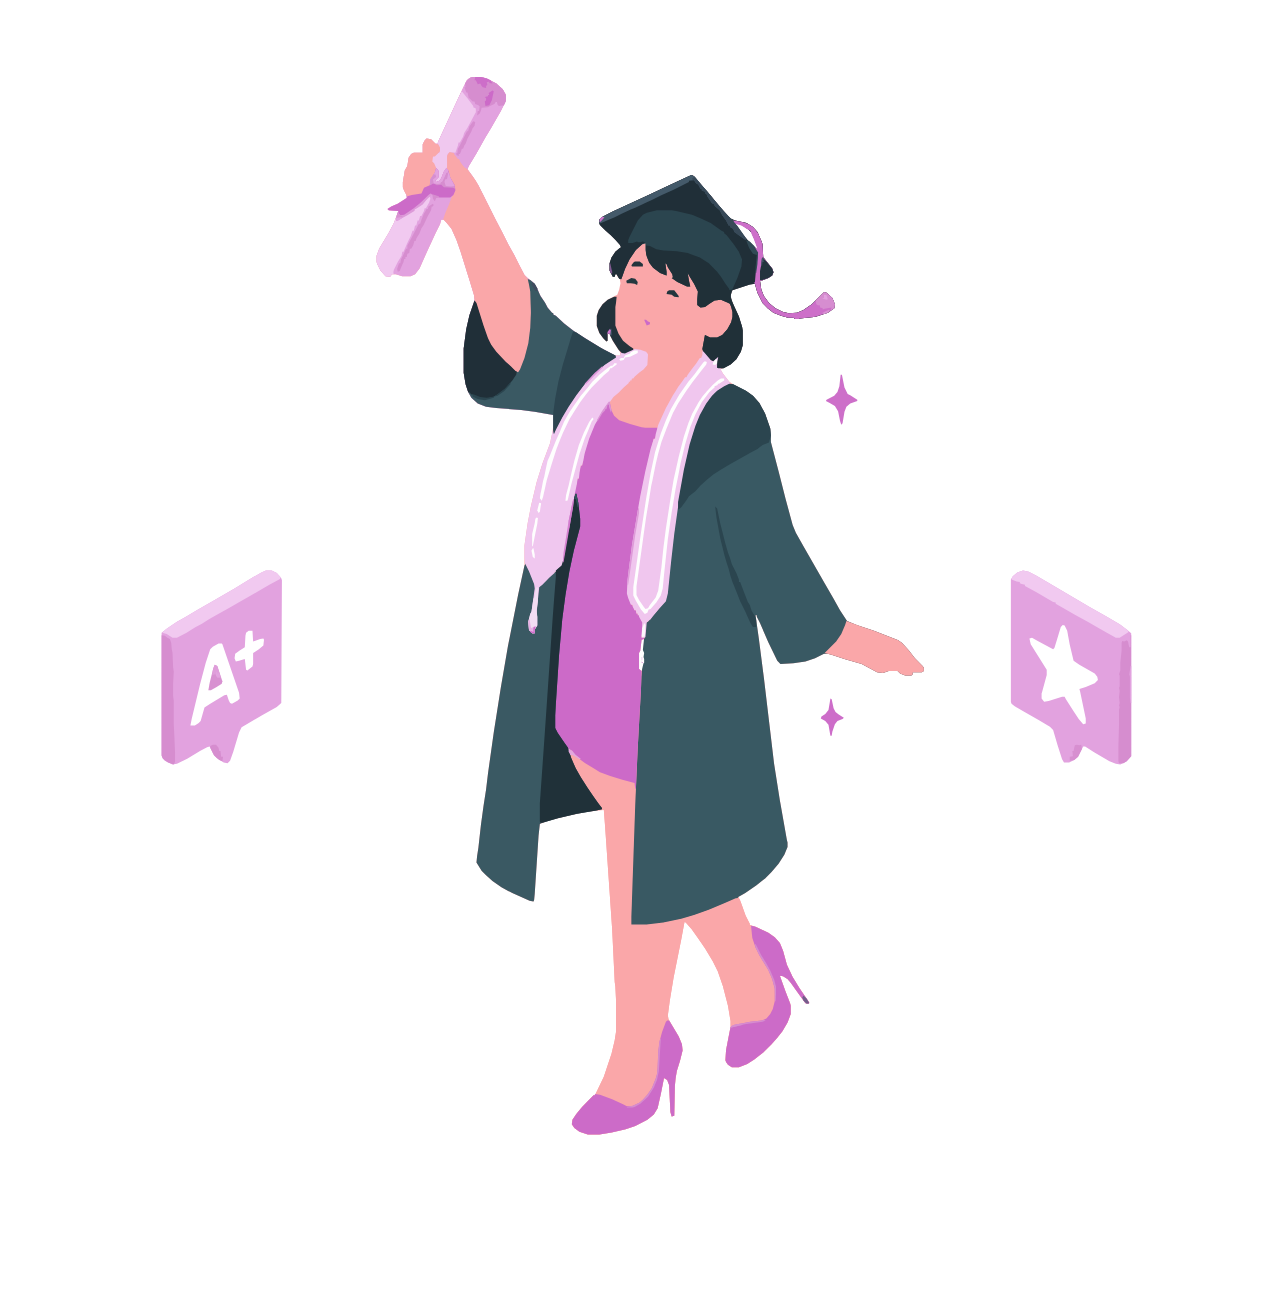
<file: testing.html>
<!DOCTYPE html>
<html lang="en">
<head>
  <meta charset="UTF-8">
  <meta name="viewport" content="width=device-width, initial-scale=1.0">
  <title>Document</title>
</head>
<body> 

  <style> 
  @keyframes twinkle {
  0%, 100% {
    fill-opacity: 1;
    filter: brightness(100%) drop-shadow(0 0 3px rgba(255, 255, 255, 0));
  }
  50% {
    fill-opacity: 0.5;
    filter: brightness(150%) drop-shadow(0 0 8px rgba(255, 255, 255, 0.6));
  }
}

.twinkle {
  animation: twinkle 1.5s infinite;
}

  </style> 

  <?xml version="1.0" encoding="UTF-8"?>
  <svg xmlns="http://www.w3.org/2000/svg" version="1.1" viewBox="0 0 2000 2000" width="1280" height="1280">
    <path transform="translate(725,108)" d="m0 0h14l9 2 15 8 10 9 5 9v9l-8 16-15 26-9 15-14 25-12 20-2 5 8 11 9 14 27 54 10 19 10 20 9 16 8 16 8 15 5 5 9 7 6 9 4 10 9 14 4 7 6 7 2 1v2l4 2 13 12 14 11 17 11 26 16 21 11 3 1h7l-1-6-10-15-5-10-1-3h-3v11l-2 1-5-5-6-8-4-11v-16l3-9 6-9 8-7 15-8 3-8 2-10-1-6-4-5-1-3h-2l-1 4h-3l-5-10v-11l3-9 6-9 7-6 2-1-2-4-7-8-7-7-8-7-9-9-1-2v-6l5-5 16-8 56-26 34-16 26-12 9-3 9 10 9 11 10 11 8 10 12 14 11 12 7 3 18 4 10 6 7 8 7 16 1 4 1 19 6 8 8 10 2 6-2 5-6 4-11 4h-2l2 14 4 10 8 11 10 8 12 6 9 2 13-1 10-4 13-9 19-19 4 1 9 8 4 10-1 6-10 7-18 6-4 1-22 2-1 1h-6l-3-2h-8l-11-3-12-5-9-7-8-8-8-16-4-14-8 1-27 9-3 8 2 9 11 24 5 16 1 6v23l-3 10-7 12-9 8-14 7h-2l4 7 10 13 8 5 21 11 9 7 9 10 9 17 8 23 1 11v10l12 46 11 43 11 41 5 12 13 23 32 56 14 24 10 18 11 17 15 6 27 9 25 10 13 5 6 4 10 11 10 13 12 12 2 3v5l-3 2h-14l-1 4-2 1h-9l-8-3-4-4h-14l-9 3-9-1-24-13-27-8-19-6-7-2h-6l-14 7-15 5-19 3-20 1-5-5-14-29-13-30-5-10v-2h-2l5 35 8 62 9 76 7 59 9 57 11 62 1 4v7l-5 12-9 14-11 13-10 10-14 11-17 12-9 5h-2l5 12 7 19 6 12v2l10 3 19 9 10 7 8 9 5 12 6 22 9 19 11 18 15 22-1 2-5-1-11-15-12-17-5-6-7-4-5-1 9 25 7 18 1 4v13l-5 13-8 14-8 10-9 10-13 13-14 11-11 7-13 5h-11l-6-4-3-4-1-3 1-16 7-36v-9l-4-24-8-31-8-23-8-16-12-20-11-16-10-14-9-10-2-1-5 27-12 60-6 36-3 23 1 6 16 27 5 12 1 10-4 16-5 16-2 12-1 11-1 47-4 1-2-7-2-42-3-8-5-3-5 25-5 22-6 10-10 8-19 10-15 5-22 5-19 3h-18l-13-4-8-6-4-6 1-7 6-9 9-11 18-18h2l2-4 12-25 12-36 5-21 2-13v-51l-1-20-1-7-4-83-11-160-2-26-26 3-30 6-31 8-13 5-2 18-6 91-1 10-1 2-6-1-27-12-17-9-14-10-10-9-7-7-8-13 1-10 2-13 4-36 4-29 4-26 3-25 9-64 11-70 11-64 16-81 10-46v-31l5-35 5-26 9-38 9-29 12-32 4-19 1-9v-16l-29-5-21-3-39-3-16-2-13-5-10-9-5-9-4-12-3-18v-38l4-30 5-22 8-24-1-8-6-20-15-48-6-17-8-18-8-10-4-4h-4l-2 7-7 14-13 28-12 27-7 9-7 3h-13l-10-3h-6l-3 4-7-1-8-9-5-10-1-3v-10l4-11 15-25 8-15 7-19-15-1-2-2 6-4 10-4 14-9-1-6-4-8-1-3v-8l3-18 4-7 2-13 4-6 4-2h14v-13l3-6 3-3 7 1 7 7h3l2-5 19-41 11-24 9-19 5-10 5-4zm411 228 6 10 10 13 18 18 2-1-6-16-4-9-5-5-9-6-10-4zm-145 649-2 2-2 17-2 4v25l5 3 2-4 2-8 1-1v-6l-1-3 1-6-2-5 1-17z" fill="#FAA7A9"/>
    <path transform="translate(1127,587)" d="m0 0 6 1 20 10 11 8 10 11 9 17 8 23 1 11v10l12 46 11 43 11 41 5 12 13 23 32 56 14 24 10 18 11 17 15 6 27 9 25 10 13 5 6 4 10 11 10 13 12 12 2 3v5l-3 2h-14l-1 4-2 1h-9l-8-3-4-4h-14l-9 3-9-1-24-13-27-8-19-6-7-2h-6l-14 7-15 5-19 3-20 1-5-5-14-29-13-30-5-10v-2h-2l5 35 8 62 9 76 7 59 9 57 11 62 1 4v7l-5 12-9 14-11 13-10 10-14 11-17 12-11 6-1 2-17 7-23 10-19 7-25 8-27 6-20 3-11 1h-24l-1-1 1-43 5-143 4-91 6-110 2-13 2-8 1-1v-6l-1-3 1-6-2-5 2-19 1-1 2-23 3-1 2-4h2l2-4 9-10 9-11 3-3 3-12 7-69 8-61 8-47 7-35 6-24 8-26 7-17 10-18 9-12 8-8 11-7z" fill="#395963"/>
    <path transform="translate(939,615)" d="m0 0h1l3 14 4 8 8 7 17 6 18 5 6 1h19l-1 7-3 10h-2l-4 16-9 38-8 39-3 19-10 61-5 38-2 28 1 8 4 8 1 4 3 3 2 6h2l1 5h2v3h2l3 6 3 5v9l-2 15h4v2l-4 1-2 17-2 4v25l4 3-1 29-5 90-4 91-6 174v12h24l26-3 28-6 20-6 23-8 26-11 16-7h3l1-2 3 5 8 23 7 14v2l10 3 19 9 10 7 8 9 5 12 6 22 9 19 11 18 15 22-1 2-5-1-11-15-12-17-5-6-7-4-5-1 9 25 7 18 1 4v13l-5 13-8 14-8 10-9 10-13 13-14 11-11 7-13 5h-11l-6-4-3-4-1-3 1-16 7-36v-9l-4-24-8-31-8-23-8-16-12-20-11-16-10-14-9-10-2-1-5 27-12 60-6 36-3 23 1 6 16 27 5 12 1 10-4 16-5 16-2 12-1 11-1 47-4 1-2-7-2-42-3-8-5-3-5 25-5 22-6 10-10 8-19 10-15 5-22 5-19 3h-18l-13-4-8-6-4-6 1-7 6-9 9-11 18-18h2l2-4 12-25 12-36 5-21 2-13v-51l-1-20-1-7-4-83-11-160-2-26h-5l2-1-10-14-8-11-12-19-8-13-8-15-7-20-3-7-10-14-6-9-2-5v-20l5-82 5-57 5-43 6-37 7-34 10-39 1-3v-12l-4-31-2-7-2 8h-1l1-11 5-22h2v-9l3-11h2l1-8 4-18 8-24 8-18 10-17 10-14z" fill="#FAA7A9"/>
    <path transform="translate(725,108)" d="m0 0h14l9 2 15 8 10 9 5 9v9l-8 16-15 26-9 15-14 25-12 20-2 5 8 11 9 14 27 54 10 19 10 20 9 16 8 16 8 15 5 5 9 7 6 9 4 10 9 14 4 7 6 7 2 1v2l4 2 13 12 14 11 17 11 26 16 23 12 1 3-18 12-10 9-8 7-13 14-13 17-12 18-10 17-10 19-3 7-1-4v-26l-29-5-21-3-39-3-16-2-13-5-10-9-5-9-4-12-3-18v-38l4-30 5-22 8-24-1-8-6-20-15-48-6-17-8-18-8-10-4-4h-4l-2 7-7 14-13 28-12 27-7 9-7 3h-13l-10-3h-6l-3 4-7-1-8-9-5-10-1-3v-10l4-11 15-25 8-15 7-19-15-1-2-2 6-4 10-4 14-9-1-6-4-8-1-3v-8l3-18 4-7 2-13 4-6 4-2h14v-13l3-6 3-3 7 1 7 7h3l2-5 19-41 11-24 9-19 5-10 5-4z" fill="#E2A2DF"/>
    <path transform="translate(939,615)" d="m0 0h1l3 14 4 8 8 7 17 6 18 5 6 1h19l-1 7-3 10h-2l-4 16-9 38-8 39-3 19-10 61-5 38-2 28 1 8 4 8 1 4 3 3 2 6h2l1 5h2v3h2l3 6 3 5v9l-2 15h4v2l-4 1-2 17-2 4v25l4 3-1 29-5 90-3 65h-1l-1-9-19-5-19-6-16-6-10-6-13-8-7-5-5-5-8-7v-2l-4-2-1-1-2 2-3-7-10-14-6-9-2-5v-20l5-82 5-57 5-43 6-37 7-34 10-39 1-3v-12l-4-31-2-7-2 8h-1l1-11 5-22h2v-9l3-11h2l1-8 4-18 8-24 8-18 10-17 10-14z" fill="#CC6AC8"/>
    <path transform="translate(887,759)" d="m0 0h1l3 14 3 25v12l-10 38-7 33-6 36-5 38-5 56-5 76-1 18v20l4 8 11 16 5 7 5 16 7 16 8 14 11 17 8 12 8 11 6 8v2l-9 2-30 5-30 7-24 7-4 2-2 18-6 91-1 10-1 2-6-1-27-12-17-9-14-10-10-9-7-7-8-13 1-10 2-13 4-36 4-29 4-26 3-25 9-64 11-70 11-64 16-81 10-46 2-3 7 14 8 21-2 20-3 20-3 7-2 11 1 10 2 4 5 2v-7l4-5v-17l-1-7 3-25 1-11 15-14 8-8h2v-2h2l2-4 7-6 3-10 11-65 6-32z" fill="#3A5963"/>
    <path transform="translate(403,879)" d="m0 0h9l8 4 7 8 1 3-1 192-7 6-23 13-24 14-8 5-4 8-9 30-5 14-4 4-6-1-11-7-5-6-6-12-4 1-11 6-20 12-16 8-7 1-12-6-4-5-1-3v-192l9-7 15-10 14-8 19-11 28-16 29-17 28-17 14-8zm-27 94-4 3-1 5-1 18-8 5-7 5-1 7 2 5 5-1 9-3 2 17 2 1 8-6 1-4v-17l9-6 7-6 1-9-1-2-5 1-11 4-1-17zm-47 20-9 5-4 4-7 21-9 34-13 54-2 10h7l6-4 3-3 6-21 9-6 22-13 4-1 3 9 2 4 3 1 9-5 3-3-1-9-15-44-11-32-1-1z" fill="#E2A2DF"/>
    <path transform="translate(1586,879)" d="m0 0 9 2 12 6 24 14 59 35 27 15 20 12 12 9 6 5v192l-7 8-10 5-7-1-10-4-24-14-14-9h-3l-8 16-6 5-8 4h-8l-3-5-7-22-7-24-5-5-17-10-26-15-12-7-5-4-1-3v-191l3-5 7-6zm62 85-3 3-6 20-4 13-2 2-24-13-9-5-4 1 2 9 13 21 12 19v8l-7 26-1 3v8l4 5 7-1 21-7h4l2 4 12 19 8 12 7 8 4-1v-8l-9-43-1-3 10-3 14-6 5-5-1-5-4-5-24-14-9-6-6-25-4-22-4-8z" fill="#E2A2DF"/>
    <path transform="translate(1068,261)" d="m0 0 4 2 12 14 13 15 9 11 12 14 11 12 7 3 18 4 10 6 7 8 7 16 1 4 1 19 6 8 8 10 2 6-2 5-6 4-11 4h-2l2 14 4 10 8 11 10 8 12 6 9 2 13-1 10-4 13-9 19-19 4 1 9 8 4 10-1 6-10 7-18 6-4 1-22 2-1 1h-6l-3-2h-8l-11-3-12-5-9-7-8-8-8-16-4-14-8 1-27 9-3 8 2 9 11 24 5 16 1 6v23l-3 10-7 12-9 8-11 6h-8l-2-1v-9l2-8-8 7-4-2-12-14-1-3 4-22 8 4h11l8-4 8-9 6-11 2-8v-8l-2-8-2-5-4-2-10-4-10 1-8 5-7 5-7 1-5-4v-9l1-12-6-12-6-10-4-7 2 12 2 9h-5l-15-7-9-6 2-1-1-5-7-11-2-5-2-1 2 13v6l-10-4-11-8-6-8-4-10-2-10v-10l-5 1-10 9-10 15-7 15-5 14-1 2-3-1-4-7h-2l-1 4h-3l-5-10v-11l3-9 6-9 7-6 2-1-2-4-7-8-7-7-8-7-9-9-1-2v-6l5-5 16-8 56-26 34-16 26-12zm68 75 6 10 10 13 18 18 2-1-6-16-4-9-5-5-9-6-10-4z" fill="#2B454F"/>
    <path transform="translate(811,423)" d="m0 0 5 2 7 6 5 10 4 9 7 10 4 8 7 8 2 1v2l4 2 13 12 14 11 17 11 26 16 23 12 1 3-18 12-10 9-8 7-13 14-13 17-12 18-10 17-10 19-3 7-1-4v-26l-29-5-21-3-39-3-16-2-13-5-10-9-5-9-4-12-3-18v-38l4-30 5-22 8-23 3 4 11 35 7 20 5 10 8 11 15 16 8 7 7 7 4 1 4-8 6-17 5-19 3-24 1-27-1-30-2-11z" fill="#3A5963"/>
    <path transform="translate(1085,536)" d="m0 0 4 2 11 13 4-2 4-4h2l-2 17 7 1-2 1 4 7 10 13 2 3-15 8-9 7-8 9-9 14-8 16-8 21-7 24-8 36-9 50-7 50-5 44-5 49-3 12-11 12-9 11-4 5-6 5-2 23-1 1h-5l1-24-5-9v-2h-2v-3h-2l-1-5h-2l-3-6v-2l-3-1-4-10-2-7 1-22 4-31 3-23 9-54 4-23 8-39 8-34 5-16h2l1-7 4-15 12-26 11-20 4-6 4-7 7-9 4-6h2l2-4 6-8 7-9 6-9h2l2-5v-3z" fill="#F0C6EE"/>
    <path transform="translate(980,533)" d="m0 0 8 1 9 3 3 4-1 17-6 7-6 4-8 7-2 3h-2l-1 3h-2v2h-2v2l-8 7-8 8-8 7-5 7-5 5-7 10-12 21-9 22-7 23-2 11-2 8h-2l-2 11-1 9h-2l-1 8-4 19-2 17-11 64-4 23-3 6-8 7-1 2h-2v2l-8 7-11 11-5 4-3 29-1 12 1 5v14l-4 6v6h-4l-4-4-1-2-1-12 3-12 2-4 5-36-1-7-8-20-6-12-1-10v-18l5-35 5-26 9-38 9-29 12-32 4-19 2-1v4l8-16 10-19 14-21 9-12 9-11 14-15 11-10 14-10 7-4 1-3h7v-5l7 1 11-5z" fill="#F0C7EF"/>
    <path transform="translate(690,224)" d="m0 0 7 2 6 8v2h2l7 11 4 3 4 5 11 15 12 23 19 38 10 19 10 20 9 16 8 16 8 15 5 6 2 9 2 11 1 33-1 24-3 24-6 23-7 18-3 4-5-2-12-12-8-7-12-13-8-12-6-15-15-47-2-5-1-8-6-20-15-48-6-17-8-18-8-10-5-5 3-9 6-14 4-11 4-7 1-9-7-14-2-3-2-9-2-5v-18l3-5z" fill="#FAA7A9"/>
    <path transform="translate(1068,261)" d="m0 0 4 2 12 14 13 15 9 11 12 14 11 12 7 3 18 4 10 6 7 8 7 16 1 4 1 19 6 8 8 10 2 6-2 5-6 4-11 4h-2l2 14 4 10 8 11 10 8 12 6 9 2 13-1 10-4 13-9 19-19 4 1 9 8 4 10-1 6-10 7-18 6-4 1-22 2-1 1h-6l-3-2h-8l-11-3-12-5-9-7-8-8-8-16-4-14-8 1-28 9 2-4 7-16 6-17 1-11-5-12-8-12-11-14-4-3v-2l-4-2-17-12-17-8-12-5-25-6-7-1h-23l-16 4-6 3-8 9-13 26-2 5v4h7l7-2 1 1h5l2-1 5 1-4 2-11 10-10 15-7 15-5 14-1 2-3-1-4-7h-2l-1 4h-3l-5-10v-11l3-9 6-9 7-6 2-1-2-4-7-8-7-7-8-7-9-9-1-2v-6l5-5 16-8 56-26 34-16 26-12zm68 75 6 10 10 13 18 18 2-1-6-16-4-9-5-5-9-6-10-4z" fill="#202F38"/>
    <path transform="translate(1127,587)" d="m0 0 6 1 20 10 11 8 10 11 9 17 8 23 1 11-3 11-10 4-8 6-11 6-32 18-15 9-11 7-10 8-10 9-8 9-10 8-4 6-8 11-5 4v-12l9-50 9-40 9-29 7-17 10-18 9-12 8-8 11-7z" fill="#2B454F"/>
    <path transform="translate(887,759)" d="m0 0h1l3 14 3 25v12l-10 38-7 33-6 36-5 38-5 56-5 76-1 18v20l4 8 11 16 5 7 5 16 7 16 8 14 11 17 8 12 8 11 6 8v2l-9 2-30 5-30 7-24 7h-3l-1-2v-28l6-85 3-43 8-117 3-44 2-27 3-38v-10l9-8 3-10 11-65 6-32z" fill="#203139"/>
    <path transform="translate(725,108)" d="m0 0h14l9 2 15 8 10 9 5 9v9l-8 16-15 26-9 15-14 25-12 20-3 4-4-2-6-8-2-5h-2l-6-8v-2l-7-1-3 3-1 3v18l-7 13-2 5-5 5h-4l-1-3 4-5h2l-2-11-3-3-4-8-2-2v-5l2-3 5-3 3-3h2v-8l-2-5-3-1h2l2-5 19-41 11-24 9-19 5-10 5-4z" fill="#E2A2DF"/>
    <path transform="translate(1030,1582)" d="m0 0h3l15 25 5 12 1 10-4 16-5 16-2 12-1 11-1 47-4 1-2-7-2-42-3-8-5-3-5 25-5 22-6 10-10 8-19 10-15 5-22 5-19 3h-18l-13-4-8-6-4-6 1-7 6-9 9-11 18-18h2v-2l8 1 19 7 17 8 6 3h8l12-6 5-4 7-8 7-10 6-15 2-7 1-9 1-26 2-16 4-15 6-16z" fill="#CC6BC8"/>
    <path transform="translate(1161,1434)" d="m0 0 6 1 21 10 10 7 8 9 5 12 6 22 9 19 11 18 15 22-1 2-5-1-11-15-12-17-5-6-7-4-5-1 9 25 7 18 1 4v13l-5 13-8 14-8 10-9 10-13 13-14 11-11 7-13 5h-11l-6-4-3-4-1-3 1-16 7-36 5-3 26-5 18-2 7-3 6-7 4-8 3-12v-20l-4-15-6-14-5-8-9-15-6-12-5-15z" fill="#CC6BC8"/>
    <path transform="translate(997,371)" d="m0 0 6 1 10 5 11 2 21 1 17 3 19 7 14 9 13 13 6 8 7 11 6 8v2l4-1-2 12 5 13 8 17 5 16 1 6v23l-3 10-7 12-9 8-11 6h-8l-2-1v-9l2-8-8 7-4-2-12-14-1-3 4-22 8 4h11l8-4 8-9 6-11 2-8v-8l-2-8-2-5-4-2-10-4-10 1-8 5-7 5-7 1-5-4v-9l1-12-6-12-6-10-4-7 2 12 2 9h-5l-15-7-9-6 2-1-1-5-7-11-2-5-2-1 2 13v6l-10-4-11-8-6-8-4-10-1-4z" fill="#203038"/>
    <path transform="translate(1310,958)" d="m0 0 22 8 21 7 25 10 13 5 6 4 10 11 10 13 12 12 2 3v5l-3 2h-14l-1 4-2 1h-9l-8-3-4-4h-14l-9 3-9-1-24-13-27-8-19-6-12-3 18-18 8-12 6-14z" fill="#FAA7A9"/>
    <path transform="translate(729,457)" d="m0 0 3 4 11 35 7 20 5 10 8 11 15 16 8 7 7 7 2 1-1 5-6 9-11 13-9 7-10 6-10 2-10-1-15-6-1-2-3-1-4-12-3-18v-38l4-30 5-22z" fill="#202F38"/>
    <path transform="translate(883,506)" d="m0 0 5 1 15 10 28 17 18 9 1 3-18 12-10 9-8 7-13 14-13 17-12 18-10 17-10 19-3 7-1-4v-30l3-22 5-26 1-4 6-23 7-23 5-17 3-9z" fill="#2C4550"/>
    <path transform="translate(403,879)" d="m0 0h9l8 4 6 6-1 3-18 10-12 7-19 11-11 6-19 11-21 12-11 6-11 7-11 6-13 8-15 8h-7l-9-6-7-2 5-5 15-10 17-10 19-11 28-16 29-17 28-17 14-8z" fill="#F1C9F0"/>
    <path transform="translate(1586,879)" d="m0 0 9 2 12 6 24 14 59 35 27 15 20 12 12 9 2 3-14 9h-6l-14-8-11-6-19-11-20-11-19-11-11-6v-2l-4-1-26-15-18-10v-2l-5-1-3-1v-2l-5-1-8-3 1-4 8-7z" fill="#F1C9F0"/>
    <path transform="translate(240,980)" d="m0 0 5 1 4 3 4 2 2 6 1 11 1 4 1 23 1 7-1 18v20l1 8v36l1 20 1 25v14l-2 4-9-3-8-6-2-5z" fill="#D68DCF"/>
    <path transform="translate(1089,552)" d="m0 0 3 1-1 4-8 10-13 17-10 14-13 20-8 15-10 24-8 21-5 18-4 17-5 25-2 9-3 19-5 30-3 21-12 87v13l4 8 7 10 3 4 4-1 3-5 9-12 4-11 5-36 3-30 4-31 6-39 3-19 3-18 8-36 8-31 7-21 6-15 10-18 6-9 7-8 9-10 8-7 5-3h5v3l-8 5h-2v2l-5 2v2l-8 7-12 16-10 19-8 20-8 27-7 29-3 16-5 25-6 36-6 42-6 56-2 21-3 11-7 11-9 10-3 1-2 5-4 2-6-7-8-14-4-8v-13l5-35 7-50 8-53 7-40 7-33 9-29 8-21 8-18 13-22 14-20 10-12 8-11 6-8z" fill="#FEFEFE"/>
    <path transform="translate(659,295)" d="m0 0 1 3-2 6-5 9h-2l-1 4-4 8h-2l-2 7h-2l-2 8h-2l-2 8h-2l-3 9-4 8-5 11-2 5h-2l-1 6-6 10-6 12-1 4 1 2-3 1-3 4-7-1-8-9-5-10-1-3v-10l4-11 15-25 8-15 2-6 2 1v2l5-4 12-6 9-6h2v-2l11-8 5-5z" fill="#F1C9F0"/>
    <path transform="translate(709,130)" d="m0 0 8 10 10 13v2l4 2v6l-13 24-5 8-2 6-5 9h-2l-1 5-4 11-9-1-3 3-1 3v18l-7 13-2 5-5 5h-4l-1-3 4-5h2l-2-11-3-3-4-8-2-2v-5l2-3 5-3 3-3h2v-8l-2-5-3-1h2l2-5 19-41 11-24z" fill="#F0C8EF"/>
    <path transform="translate(1754,980)" d="m0 0h1v189l-7 8-5 3h-7l-1-3v-24l1-34v-23l1-4-1-2 1-4-1-9 1-10-1-5 1-2v-17l-1-2 2-6v-12l2-19v-12l1-3 3 1 4-2 2 2 1 5 1 4h2z" fill="#D68DCF"/>
    <path transform="translate(1133,332)" d="m0 0 13 2 10 3 9 6 7 9 6 14 1 4 1 19 6 8 8 10 2 6-2 5-6 4-11 4h-2l2 14 4 10 8 11 10 8 12 6 9 2 13-1 10-4 13-9 19-19 4 1 9 8 4 10-1 6-10 7-18 6-4 1-22 2-1 1h-6l-3-2h-8l-11-3-12-5-9-7-8-8-8-16-4-14-2-2h2l2-23 2-16v-8l-5-7 1-2 4 3-6-16-4-9-1-3-4-2-10-6-10-3-3-3z" fill="#CD6FC9"/>
    <path transform="translate(654,204)" d="m0 0 7 1 7 7 4 1 3 5v6l-8 8h-3l-1 8 3 3 3 7-1 7-7 11-1 9-4 3-6 2-3 8-6 2-17 2-5-8-2-6v-8l3-18 4-7 2-13 4-6 4-2h14v-13l3-6z" fill="#FAA8A9"/>
    <path transform="translate(669,250)" d="m0 0 3 3 1 3v8l-5 5 1 3 5-2 3-4 4-10 4-6 3 4 3 11 7 12 1 8-3 7-5 4h-17l-9-4-5-1-10 9-8 8-15 11-10 6-5-1-2-2v-5l-15-1-2-2 6-4 10-4 14-9 1-3 7-2 15-2 4-9 9-4 1-9 7-11z" fill="#CC6BC8"/>
    <path transform="translate(725,108)" d="m0 0h14l9 2 15 8 10 9 5 9v9l-3 7-8 1-2-2-1-4h-2l-2 3-7 3-3 2-10 1-1 4-2 5-4 3 1-7h2l1-7-2-2-2-1-3-1-1-4h-3l-5-5h-1l-2-9h-2l-2-6-1-2h2l-1-6 5-7z" fill="#D68DCF"/>
    <path transform="translate(947,451)" d="m0 0h4l-1 10-1 6v29l5 13 7 11 10 8 6 4v2l-9 4-4 2-5-1-5-5-9-14-4-8-1-3h-3v11l-2 1-5-5-6-8-4-11v-16l3-9 6-9 8-7z" fill="#23323B"/>
    <path transform="translate(1068,261)" d="m0 0 4 2 12 14 13 15 9 11 12 14 11 12 5 5 5 6 15 21-2 1-9-6-8-6-2-5-4-2-1-3h-2l-4-8-6-8-4-8-8-7v-2l-4-2-7-10-2-5h-2v-3l-5-2v-2h-2v-3h-2l-1-4-4-2-3-5-8 1v2l-24 12-7 3-13 6-14 7-7 3-19 9-7 3-15 7-10 5-14 6-10 4v-6l5-5 16-8 56-26 34-16 26-12z" fill="#445A6A"/>
    <path transform="translate(1105,779)" d="m0 0 3 3 5 24 8 31 4 14 3 8 3 10 7 14 4 10v4h2l6 16 6 15 3 5 3 9 5 8 2 6v11h-5l-4-6-8-18-8-16-5-13-7-17-3-9-3-12-3-9-3-10-7-28-6-33z" fill="#2B454F"/>
    <path transform="translate(947,555)" d="m0 0h4v2l-8 6h-2l-2 4-8 7-19 19-9 11-9 12-9 14-8 13-10 21-5 12-5 13-7 22-8 26-6 27-2 6-3-4 1-7 2-9 2-11 2-7 2-10 3-14 3-7 11-27 5-11 2-5 5-12 8-14 6-9 12-17 11-13 7-9 11-11 11-9 7-5h3v-2h2z" fill="#FEFEFE"/>
    <path class="twinkle" transform="translate(1301,573)" d="m0 0h2l4 20 5 10 4 2 11 7v2l-11 4-6 5-3 8-3 18-2 2-2-6-3-15-5-8-8-5-6-3 1-2 12-6 5-6 3-9z" fill="#CD6FC9"/>
    <path transform="translate(664,306)" d="m0 0 1 2-1 2h-2l-1 6-5 9-7 15-3 4-3 8-5 8-1 4h-2l-2 7-3 5h-2l-1 7-3 1-1 5h-2v3h-2l-1 5-2 4-4 10-3 1-1-4 3-9h2l1-6 3-6 5-11h2v-5l6-11 10-19 2-4h2l2-6 4-10 2-3 2-4h2l1-4z" fill="#D68DCF"/>
    <path transform="translate(1071,264)" d="m0 0 3 1 9 11 9 10 9 11 11 13 12 14 9 8 2 4 4 4 15 21-2 1-9-6-8-6-2-5-4-2-1-3h-2l-4-8-6-8-4-8-8-7v-2l-4-2-7-10-2-5h-2v-3l-5-2v-2h-2v-3h-2l-1-4-4-2-3-5-3-1v-2h2z" fill="#374958"/>
    <path class="twinkle" transform="translate(1285,1079)" d="m0 0 2 1 3 14 3 6 5 4 8 5-2 2-8 3-4 5-4 12-1 6h-2l-3-17-5-6-7-4 1-3 6-4 5-6 2-12z" fill="#CD6DC9"/>
    <path transform="translate(669,250)" d="m0 0 3 3 1 3v8l-5 5 1 3 5-2 3-4 4-10 4-6 3 4 3 11 7 12 1 8-1-3-3-1-14-1-4-4-7 1-5-3h-2l-3 3v-9l7-11z" fill="#D68DCF"/>
    <path transform="translate(826,905)" d="m0 0h2v22l-2 14 1 10v14l-4 6v6h-4l-4-4-1-2-1-12 3-12 2-4 3-20 2-3 2-14z" fill="#F3DDF3"/>
    <path transform="translate(1275,444)" d="m0 0 4 1 9 8 4 10-1 6-6 4 2-5-11 2-3 1v-2l-4-1-1-4-2 1-3-2-1-6z" fill="#D68DD0"/>
    <path transform="translate(913,640)" d="m0 0 2 2-3 4-5 13-6 14-8 24-13 48-5 22-1 3h-3l1-9 4-15 4-18 5-21 7-24 8-20 8-16z" fill="#FEFEFE"/>
    <path transform="translate(323,1026)" d="m0 0 4 2 8 24-1 4-8 5-9 5h-4l2-11 6-24z" fill="#D891D1"/>
    <path transform="translate(1179,390)" d="m0 0 5 5 10 12 2 6-2 5-6 4-9 3h-4v-14l2-10 1-10z" fill="#24343E"/>
    <path transform="translate(727,177)" d="m0 0 3 1-1 6-3 4-2 5-6 11-3 8-2 3-2 5h-2l-1 4-2 4h-2l1 3-4-1-1-3h2l1-7 3-5 11-22 2-1 2-7 3-4z" fill="#D68DCF"/>
    <path transform="translate(1670,1151)" d="m0 0 4 1 3-1 1 7-6 12-6 5-7 1v-6l5-1-1-8h2l1-5 1-4z" fill="#D78FD0"/>
    <path transform="translate(669,250)" d="m0 0 3 3 1 3v8l-5 5 1 3 5-2 3-4 4-10 4-6 3 4-1 3h-2l-4 9-3 6h-2v2l-5 1-8-1-3 3v-9l7-11z" fill="#E2A2DF"/>
    <path transform="translate(320,1151)" d="m0 0h5l4 5 1 5h2l1 9h3l-1 7-5-2-8-7-6-12v-3z" fill="#D68DCF"/>
    <path transform="translate(730,108)" d="m0 0h9l9 2 6 3 3 5-5-1v-2l-4 1 1 4-2 2v3l-5-1-2-2-2-4-4 1-3-6h-2z" fill="#CD6EC9"/>
    <path transform="translate(660,290)" d="m0 0 3 1-7 6-8 10-9 6-4 2v2l-11 7-13 7-4 2-1-5 3-9 4 5 6-1 15-10 11-9 12-12z" fill="#DD9AD9"/>
    <path transform="translate(1019,1611)" d="m0 0h1l-1 16-2 34-3 14-5 12-9 14-5 5-7 6-9 5-3 1h-9v-1l10-2 10-5 5-4 7-8 7-10 6-15 2-7 1-9 1-26 2-16z" fill="#D68DCF"/>
    <path transform="translate(985,781)" d="m0 0h1v8l-6 35-7 50-4 27h-1l1-17 3-22 3-23 9-54z" fill="#DE9BD9"/>
    <path transform="translate(1154,363)" d="m0 0 5 2 7 7 4 7 2 3-1 18-2 14h-1v-9l2-19-6-2-6-9-4-10z" fill="#314A55"/>
    <path transform="translate(757,129)" d="m0 0 2 1-3 14-4 8-6 1-1-7 2-2v-3l-2-2 5-1v-2h2l-1-3z" fill="#CC6AC8"/>
    <path transform="translate(883,768)" d="m0 0h1l-1 11-11 64-4 23h-1l1-15 3-18 5-32z" fill="#D582D0"/>
    <path transform="translate(688,257)" d="m0 0h1l2 8 7 13-6 1-8-1-2-6 1-4 3-1z" fill="#E2A2DF"/>
    <path transform="translate(1167,1462)" d="m0 0 2 2 8 16 8 13 6 11 6 14 3 11v23h-1l-1-20-4-15-6-14-5-8-9-15-6-12z" fill="#D68DCF"/>
    <path transform="translate(323,1026)" d="m0 0 4 2 5 16v2h-5l-3-5-5 1 1-7z" fill="#DF9EDA"/>
    <path transform="translate(826,796)" d="m0 0 2 1-1 9-7 35h-1v-19l4-17 1-7z" fill="#FEFEFE"/>
    <path transform="translate(979,535)" d="m0 0h5v4l-12 6-8 1-2 4-5 1-2-2 3-2h4l2-4 8-3 1-2z" fill="#FEFEFE"/>
    <path transform="translate(1033,441)" d="m0 0h8l7 9v2l-7-1-4-3-8-1 1-4z" fill="#22353D"/>
    <path transform="translate(974,422)" d="m0 0 6 1 4 5-1 5-4-2-6-1h-6l-1-4z" fill="#243840"/>
    <path transform="translate(980,396)" d="m0 0h7l5 4v4h-17l-1-2 4-5z" fill="#22343C"/>
    <path transform="translate(1754,1028)" d="m0 0h1v58h-1l-1-8v-33l-1-4z" fill="#E2A2DF"/>
    <path transform="translate(724,603)" d="m0 0 4 1 10 4 10 1 12-2-1 2-14 4-11-2-8-4v-2h-2z" fill="#2B454F"/>
    <path transform="translate(814,955)" d="m0 0h1l2 13 2 1 1-2 5-1-2 5v6h-4l-4-4-1-2-1-12z" fill="#E6AFE4"/>
    <path transform="translate(1180,1581)" d="m0 0 4 1-5 2-28 4-17 4-4 1-1 2 1-4 4-2 26-5 18-2z" fill="#D68DCF"/>
    <path transform="translate(685,250)" d="m0 0 3 4-1 3h-2l-4 9-3 6h-2v2l-5 1 2-4 4-5 4-10z" fill="#E2A2DF"/>
    <path transform="translate(939,615)" d="m0 0h1l3 14-1 3-3-9v-3h-2l-2 7h-2v2l-4 4-8 13-1-2 8-14 10-14z" fill="#DB96D6"/>
    <path transform="translate(994,961)" d="m0 0 2 3-1 18-4 1-1-1 1-13z" fill="#FCF7FC"/>
    <path transform="translate(928,560)" d="m0 0 2 1-27 27-2-1 16-17z" fill="#DE9ADB"/>
    <path transform="translate(883,768)" d="m0 0h1l-1 11-6 34h-1v-12z" fill="#D27DCE"/>
    <path transform="translate(1243,1543)" d="m0 0 5 5 4 7-4 1-5-5-2-5z" fill="#725F8A"/>
    <path transform="translate(876,1157)" d="m0 0 6 4 5 6 8 6-2 1-11-7h-3l-3-5z" fill="#E2A6DD"/>
    <path transform="translate(665,260)" d="m0 0h3l1 4-5 4 1 5-5 4v-9z" fill="#D68ED0"/>
    <path transform="translate(940,501)" d="m0 0h3l1 9-2 3-2-4h-3l-1 2 1-5z" fill="#374F5C"/>
    <path transform="translate(819,429)" d="m0 0 4 2 4 7v4h-3l-6-10z" fill="#3F4B5F"/>
    <path transform="translate(785,585)" d="m0 0v3l-10 11-10 7-5 1 5-4 11-8z" fill="#2B454F"/>
    <path transform="translate(830,773)" d="m0 0 3 1-2 13-2 2-2-4z" fill="#FEFEFE"/>
    <path transform="translate(663,291)" d="m0 0 10 3 1 2-5 1-2 5-3-4z" fill="#D68DCF"/>
    <path transform="translate(1106,549)" d="m0 0h2v6l-3 3-4-1 1-4z" fill="#FDFBFD"/>
    <path transform="translate(609,319)" d="m0 0 4 5 4 2-8 3h-2l1-7z" fill="#D891D1"/>
    <path transform="translate(325,1037)" d="m0 0h2v3l3-1 2 7h-5l-2-3z" fill="#E2A3DF"/>
    <path transform="translate(820,844)" d="m0 0h1l2 10v6l-3-2-2-10z" fill="#FEFEFE"/>
    <path transform="translate(887,759)" d="m0 0h1l3 14v7h-1l-3-13h-2l1-7z" fill="#33515B"/>
    <path transform="translate(994,487)" d="m0 0h3l3 3 3 1v3l-5 2z" fill="#CC6AC8"/>
    <path transform="translate(1143,1587)" d="m0 0h5l-1 2-13 3-4 1-1 2 1-4 4-2z" fill="#D78FD0"/>
    <path transform="translate(1275,448)" d="m0 0 4 1 2 6-2 1-7-2 3-1z" fill="#E2A2DF"/>
    <path transform="translate(824,966)" d="m0 0v3l-1 2v6h-4l-3-2v-2l5 2v-7z" fill="#CC6AC8"/>
    <path transform="translate(940,502)" d="m0 0 2 1-1 8-1-2h-3l-1 2 1-5z" fill="#D178CD"/>
    <path transform="translate(1283,471)" d="m0 0 1 3-8 4-4-1 3-2 7-3z" fill="#D892D2"/>
    <path transform="translate(940,399)" d="m0 0h1l3 13v3h-2l-2-5z" fill="#835C93"/>
    <path transform="translate(1179,390)" d="m0 0 3 3h-2l1 4h-2l-1 7-1-3 1-10z" fill="#415666"/>
    <path transform="translate(615,326)" d="m0 0m-2 1h2v2l-5 3-3 1-1-5z" fill="#E2A2DF"/>
    <path transform="translate(929,326)" d="m0 0 3 1-6 7h-2l1-5z" fill="#D074CC"/>
    <path transform="translate(990,1021)" d="m0 0 3 3-3-1z" fill="#D480D1"/>
    <path transform="translate(990,1014)" d="m0 0h1v5h-1z" fill="#EBB9E9"/>
    <path transform="translate(990,1012)" d="m0 0" fill="#F1C9F0"/>
    <path transform="translate(989,1011)" d="m0 0" fill="#F1C9F0"/>
    </svg>

<style> 
/* Define the keyframes for the pulsing effect */
@keyframes pulse {
  0% {
    transform: scale(1);
    filter: brightness(1);
  }
  50% {
    transform: scale(1.1);
    filter: brightness(1.5);
  }
  100% {
    transform: scale(1);
    filter: brightness(1);
  }
}

/* Apply the pulsing animation and shining effect to paths X and Y */
#pathX, #pathY {
  animation: pulse 1s infinite;
  transition: fill 0.3s ease;
}

/* Optional: Add a shine effect on hover */
#pathX:hover, #pathY:hover {
  fill: #FF5733; /* Example shine color */
}




</style>

</body>
</html>
</file>
